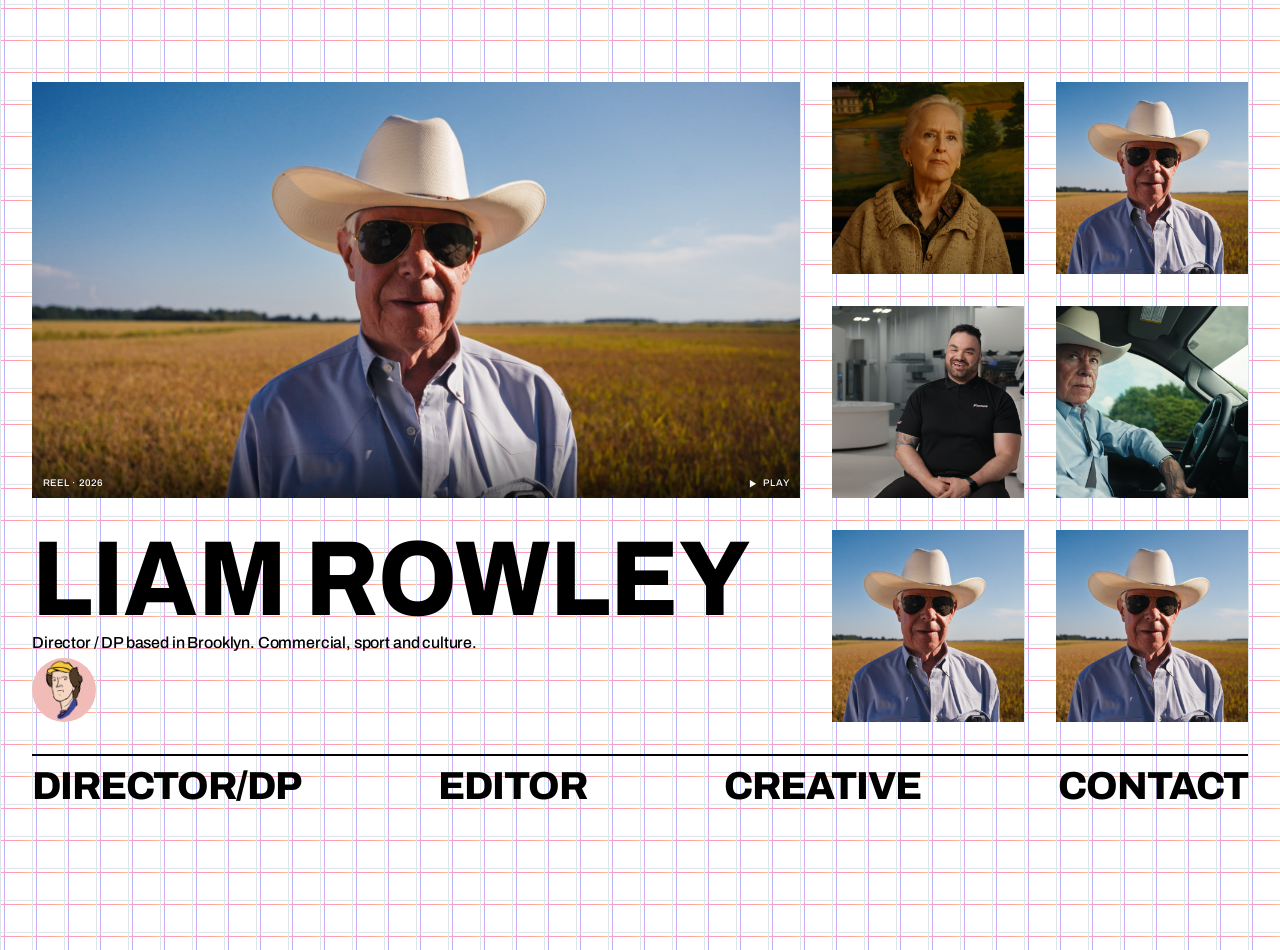
<file: index.html>
<!doctype html>
<html lang="en" class="fit-home">
<head>
  <meta charset="utf-8">
  <meta name="viewport" content="width=device-width, initial-scale=1">
  <title>Liam Rowley — Director / DP</title>
  <meta name="description" content="Liam Rowley is a Brooklyn-based Director / DP. Commercial, sport and culture.">
  <meta name="theme-color" content="#ffffff">
  <meta property="og:type" content="website">
  <meta property="og:title" content="Liam Rowley — Director / DP">
  <meta property="og:description" content="Liam Rowley is a Brooklyn-based Director / DP. Commercial, sport and culture.">
  <meta property="og:image" content="https://www.liamrowley.net/share.jpg">
  <meta name="twitter:card" content="summary_large_image">
  <link rel="icon" href="favicon.svg" type="image/svg+xml">
  <link rel="apple-touch-icon" href="apple-touch-icon.png">
  <link rel="preconnect" href="https://fonts.googleapis.com">
  <link rel="stylesheet" href="https://fonts.googleapis.com/css2?family=Archivo:wght@500;700;800&display=swap">
  <link rel="stylesheet" href="site.css?v=202610271812">
  <link rel="canonical" href="https://www.liamrowley.net/">
  <style>
    body { overflow: hidden; height: 100vh; }
    .stage { grid-template-rows: repeat(25, var(--cell)); height: calc(var(--cell) * 25); }
    .reel  { grid-column: 2 / 26; grid-row: 2 / 15; }
    .name  { grid-column: 2 / 26; grid-row: 16 / 19; align-self: start; margin: 0; padding-top: calc(var(--cell) * .17); }
    .name svg { display: block; width: 100%; height: auto; }
    .tag   { grid-column: 2 / 26; grid-row: 19 / 20; align-self: center; margin: 0; font-size: calc(var(--cell) * .5); font-weight: 500; letter-spacing: -.01em; }
    .me    { grid-column: 2 / 4; grid-row: 20 / 22; width: calc(var(--cell) * 2); height: calc(var(--cell) * 2); border-radius: 50%; object-fit: cover; display: block; }
    .t1 { grid-column: 27 / 33; grid-row: 2 / 8; }   .t2 { grid-column: 34 / 40; grid-row: 2 / 8; }
    .t3 { grid-column: 27 / 33; grid-row: 9 / 15; }  .t4 { grid-column: 34 / 40; grid-row: 9 / 15; }
    .t5 { grid-column: 27 / 33; grid-row: 16 / 22; } .t6 { grid-column: 34 / 40; grid-row: 16 / 22; }
    nav.menu { grid-row: 23 / 25; }
    @media (max-width: 767px) {
      body { overflow: auto; height: auto; }
      .stage { grid-template-rows: repeat(38, var(--cell)); height: auto; }
      .reel { grid-column: 2 / 13; grid-row: 2 / 8; }
      .name { grid-column: 2 / 13; grid-row: 9 / 11; padding-top: 0; }
      .tag  { grid-column: 2 / 13; grid-row: 11 / 13; align-self: start; font-size: calc(var(--cell) * .48); line-height: 1.25; }
      .me   { grid-column: 2 / 4; grid-row: 13 / 15; }
      .t1 { grid-column: 2 / 7; grid-row: 16 / 21; }  .t2 { grid-column: 8 / 13; grid-row: 16 / 21; }
      .t3 { grid-column: 2 / 7; grid-row: 22 / 27; }  .t4 { grid-column: 8 / 13; grid-row: 22 / 27; }
      .t5 { grid-column: 2 / 7; grid-row: 28 / 33; }  .t6 { grid-column: 8 / 13; grid-row: 28 / 33; }
      nav.menu { grid-row: 34 / 38; }
    }
  </style>
</head>
<body>
<a class="skip" href="#work">Skip to work</a>
<div class="paper" aria-hidden="true"></div>
<main>
  <div class="stage">
    <a class="blk reel in d1" href="#" id="reel" data-vimeo="" aria-label="Play the cinematography reel">
      <span id="reelPoster"></span>
      <span class="lbl">Reel · 2026</span>
      <span class="play"><svg viewBox="0 0 24 24" fill="currentColor" aria-hidden="true"><path d="M6 4v16l13-8z"/></svg>Play</span>
    </a>
    <h1 class="name in d2" aria-label="Liam Rowley">
      <svg viewBox="0 0 864 96" aria-hidden="true"><text x="0" y="90" textLength="808" lengthAdjust="spacingAndGlyphs" style="font-family: 'Archivo', 'Helvetica Neue', Helvetica, Arial, sans-serif; font-size: 120px; font-weight: 800; fill: #000;">LIAM ROWLEY</text></svg>
    </h1>
    <p class="tag in d3">Director / DP based in Brooklyn. Commercial, sport and culture.</p>
    <img class="me in d4" src="[data-uri]" alt="Illustrated portrait of Liam Rowley">
    <span id="homeTiles" hidden></span>
    <nav class="menu in d8" aria-label="Main" id="work">
      <a href="director.html">Director/DP</a>
      <a href="editor.html">Editor</a>
      <a href="creative.html">Creative</a>
      <a href="#" data-email="lyrowley@gmail.com">Contact</a>
    </nav>
  </div>
</main>
<div class="lb" id="lb" role="dialog" aria-modal="true" aria-label="Video">
  <button class="close" id="lbClose" type="button">Close ✕</button>
  <div class="frame" id="lbFrame"></div>
</div>
<div class="toast" id="toast" role="status" aria-live="polite"></div>
<script src="projects.js?v=202610271812"></script>
<script src="site.js?v=202610271812"></script>
</body>
</html>
</file>
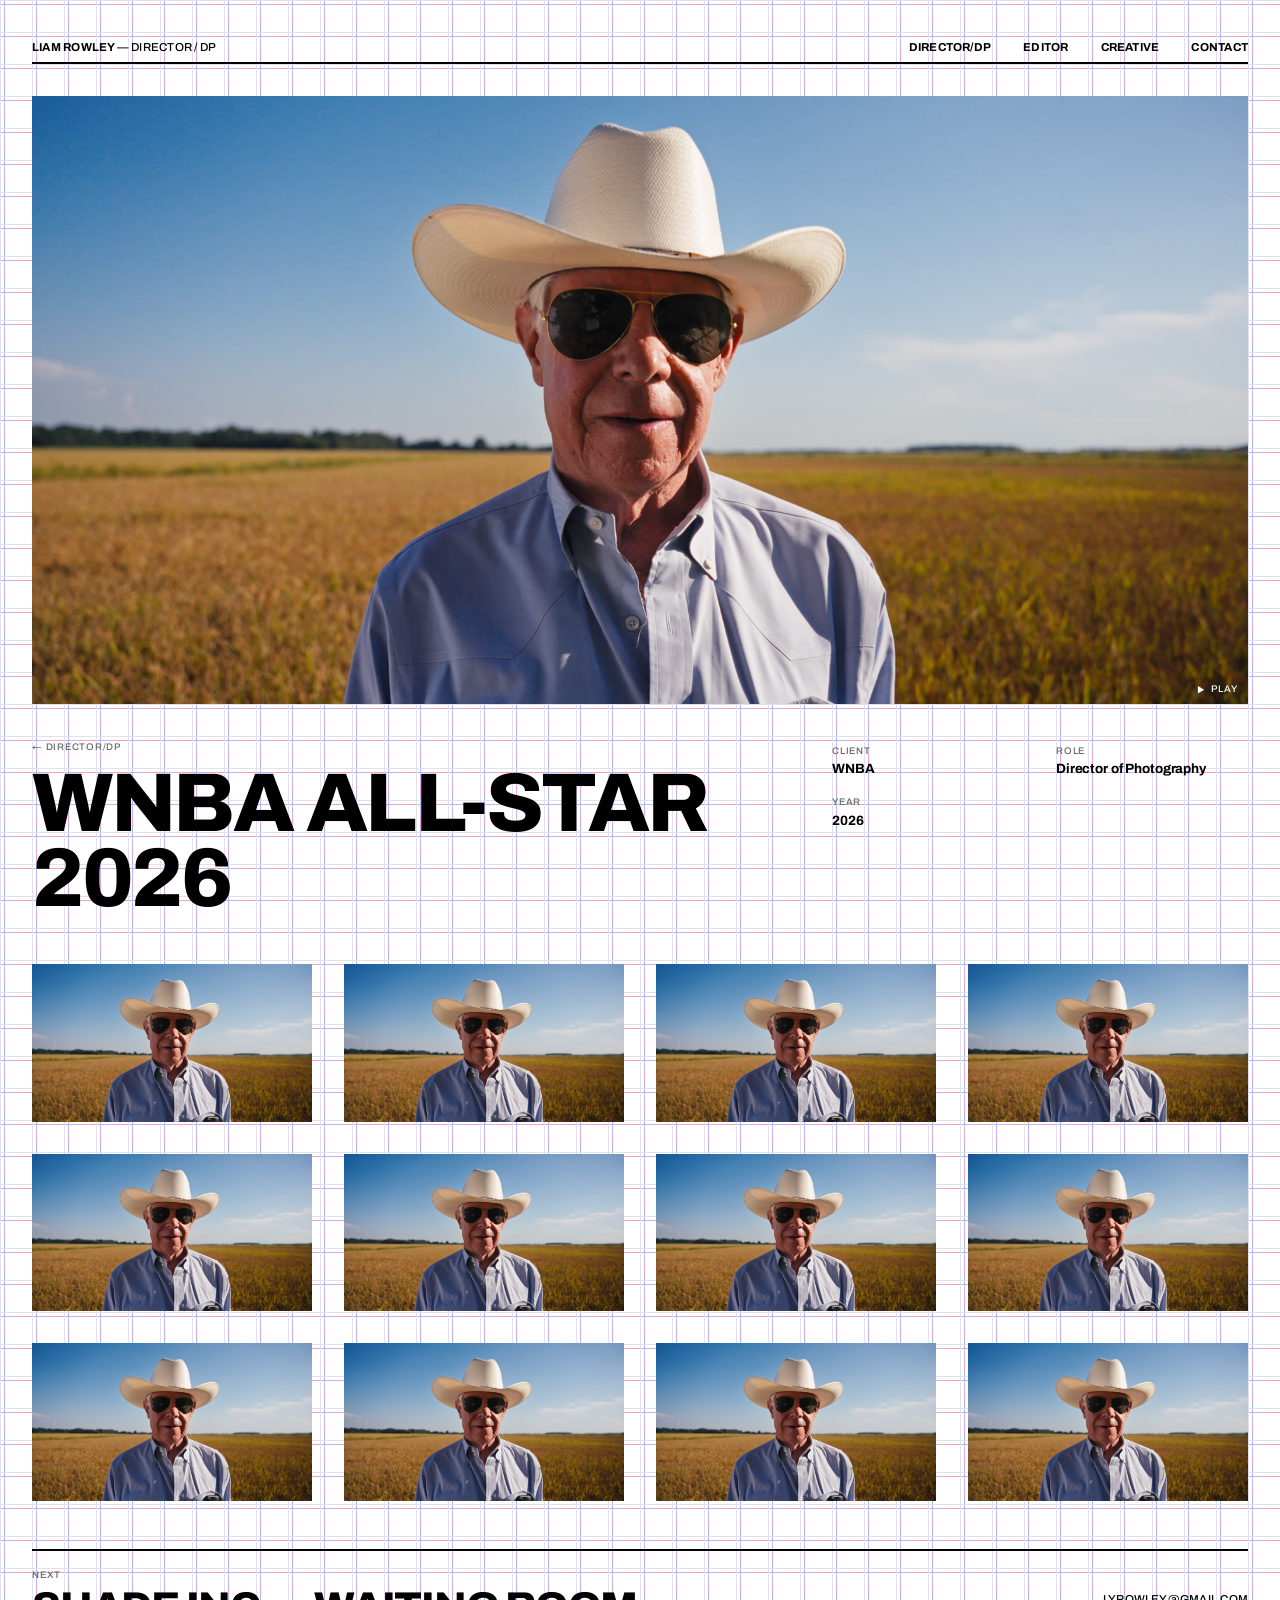
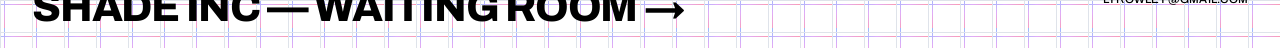
<file: project.html>
<!doctype html>
<html lang="en">
<head>
  <meta charset="utf-8">
  <meta name="viewport" content="width=device-width, initial-scale=1">
  <title>Project — Liam Rowley</title>
  <meta name="description" content="Work by Liam Rowley, Brooklyn-based Director / DP.">
  <meta name="theme-color" content="#ffffff">
  <meta property="og:type" content="website">
  <meta property="og:title" content="Project — Liam Rowley">
  <meta property="og:description" content="Work by Liam Rowley, Brooklyn-based Director / DP.">
  <meta property="og:image" content="https://www.liamrowley.net/share.jpg">
  <meta name="twitter:card" content="summary_large_image">
  <link rel="icon" href="favicon.svg" type="image/svg+xml">
  <link rel="apple-touch-icon" href="apple-touch-icon.png">
  <link rel="preconnect" href="https://fonts.googleapis.com">
  <link rel="stylesheet" href="https://fonts.googleapis.com/css2?family=Archivo:wght@500;700;800&display=swap">
  <link rel="stylesheet" href="site.css?v=202610271812">
  <style>
    .stage { grid-auto-rows: auto; }
    nav.top { height: var(--cell); grid-row: 1; margin-top: var(--cell); }
    .film { grid-column: 2 / 40; height: calc(var(--cell) * 19); margin-top: var(--cell); cursor: pointer; }
    .info { grid-column: 2 / 40; display: grid; grid-template-columns: calc(var(--cell) * 24) calc(var(--cell) * 13); gap: var(--cell); margin-top: var(--cell); min-height: calc(var(--cell) * 5); }
    .info h1 { font-size: calc(var(--cell) * 2.6); }
    .info .blurb { margin: calc(var(--cell) * .5) 0 0 0; max-width: calc(var(--cell) * 18); font-size: calc(var(--cell) * .5); font-weight: 500; line-height: 1.3; letter-spacing: -.01em; }
    .credits { display: grid; grid-template-columns: repeat(2, minmax(0, 1fr)); gap: calc(var(--cell) * .6) var(--cell); align-content: start; padding-top: calc(var(--cell) * .3); }
    .credits div { display: flex; flex-direction: column; gap: 4px; }
    .stills { grid-column: 2 / 40; display: grid; grid-template-columns: repeat(4, minmax(0, 1fr)); gap: var(--cell); margin-top: var(--cell); }
    .still { aspect-ratio: 16 / 9; }
    footer { grid-column: 2 / 40; margin-top: calc(var(--cell) * 1.5); padding: calc(var(--cell) * .6) 0; border-top: 2px solid var(--ink); display: flex; justify-content: space-between; align-items: center; }
    footer .next { display: flex; flex-direction: column; gap: 6px; }
    footer .next a { font-size: calc(var(--cell) * 1.3); font-weight: 800; letter-spacing: -.03em; text-transform: uppercase; line-height: 1; }
    @media (max-width: 767px) {
      .film { grid-column: 2 / 13; height: calc(var(--cell) * 6); }
      .info { grid-column: 2 / 13; grid-template-columns: 1fr; min-height: 0; }
      .info h1 { font-size: calc(var(--cell) * 1.6); }
      .info .blurb { max-width: none; }
      .stills { grid-column: 2 / 13; grid-template-columns: repeat(2, calc(var(--cell) * 5)); gap: var(--cell); }
      footer { grid-column: 2 / 13; flex-direction: column; align-items: flex-start; gap: var(--cell); }
      footer .next a { font-size: calc(var(--cell) * .95); }
    }
  </style>
</head>
<body>
<div class="paper" aria-hidden="true"></div>
<main>
  <div class="stage" id="project">
    <nav class="top" aria-label="Main">
      <a class="brand" href="index.html">Liam Rowley <span>— Director / DP</span></a>
      <div class="links">
        <a href="director.html">Director/DP</a>
        <a href="editor.html">Editor</a>
        <a href="creative.html">Creative</a>
        <a href="#" data-email="lyrowley@gmail.com">Contact</a>
      </div>
    </nav>
    <a class="blk film in d1" href="#" id="pFilm" data-vimeo="" aria-label="Play the film">
      <span class="play"><svg viewBox="0 0 24 24" fill="currentColor" aria-hidden="true"><path d="M6 4v16l13-8z"/></svg>Play</span>
    </a>
    <div class="info">
      <div>
        <a class="k in d2" id="pBack" href="director.html">← Director/DP</a>
        <h1 class="display in d2" id="pTitle" style="margin-top: calc(var(--cell) * .4)">Project</h1>
        <p class="blurb in d3" id="pBlurb"></p>
      </div>
      <div class="credits in d3" id="pCredits"></div>
    </div>
    <div class="stills in d4" id="pStills"></div>
    <footer>
      <div class="next"><span class="k">Next</span><a id="pNext" href="#">→</a></div>
      <a class="cap" href="#" data-email="lyrowley@gmail.com">lyrowley@gmail.com</a>
    </footer>
  </div>
</main>
<div class="lb" id="lb" role="dialog" aria-modal="true" aria-label="Video">
  <button class="close" id="lbClose" type="button">Close ✕</button>
  <div class="frame" id="lbFrame"></div>
</div>
<div class="toast" id="toast" role="status" aria-live="polite"></div>
<script src="projects.js?v=202610271812"></script>
<script src="site.js?v=202610271812"></script>
</body>
</html>
</file>
<file: site.css>
/* liamrowley.net — shared styles. The whole site sits on one square grid; --cell is the size of one square. */

:root {
  --bg: #ffffff; --ink: #000000; --muted: #666666;
  --grid: #dfe3ea; --shadow-op: 0.5; --shadow-off: 4px;
  --g1: #0a84ff; --g2: #bf5af2; --g3: #ff375f; --g4: #ff9f0a;
  /* scrolling pages: 40 columns across the window */
  --cols: 40;
  --cell: calc(100vw / var(--cols));
  --ox: 0px; --oy: 0px;
}
/* the homepage fits 40 x 25 cells inside the window and centers them */
.fit-home { --cell: min(calc(100vw / 40), calc(100vh / 25)); --ox: calc((100vw - var(--cell) * 40) / 2); --oy: calc((100vh - var(--cell) * 25) / 2); }

* { box-sizing: border-box; }
html { background: var(--bg); }
html, body { margin: 0; color: var(--ink); }
body { position: relative; min-height: 100vh; font-family: 'Archivo', 'Helvetica Neue', Helvetica, Arial, sans-serif; -webkit-font-smoothing: antialiased; overflow-x: hidden; }
a { color: inherit; text-decoration: none; }
a:hover { color: #444444; }
:focus-visible { outline: 3px solid var(--ink); outline-offset: 3px; }
.skip { position: absolute; left: -999px; top: 8px; background: #000; color: #fff; padding: 8px 12px; z-index: 50; }
.skip:focus { left: 8px; }

/* ---- paper: the two grids, extended a full screen above the page so overscroll shows paper, not white ---- */
.paper { position: absolute; left: 0; right: 0; top: -100vh; bottom: 0; z-index: 0; pointer-events: none; background: var(--bg); }
.paper::before, .paper::after { content: ""; position: absolute; inset: 0; background-size: var(--cell) var(--cell); }
.paper::before {
  opacity: var(--shadow-op);
  background-image: linear-gradient(135deg, var(--g1) 0%, var(--g2) 33%, var(--g3) 66%, var(--g4) 100%);
  -webkit-mask-image: linear-gradient(to right, #000 1px, transparent 1px), linear-gradient(to bottom, #000 1px, transparent 1px);
  mask-image: linear-gradient(to right, #000 1px, transparent 1px), linear-gradient(to bottom, #000 1px, transparent 1px);
  -webkit-mask-size: var(--cell) var(--cell); mask-size: var(--cell) var(--cell);
  -webkit-mask-position: calc(var(--ox) + var(--shadow-off)) calc(var(--oy) + var(--shadow-off) + 100vh);
  mask-position: calc(var(--ox) + var(--shadow-off)) calc(var(--oy) + var(--shadow-off) + 100vh);
}
.paper::after {
  background-image: linear-gradient(to right, var(--grid) 1px, transparent 1px), linear-gradient(to bottom, var(--grid) 1px, transparent 1px);
  background-position: var(--ox) calc(var(--oy) + 100vh);
}

/* ---- layout ---- */
main { position: relative; z-index: 1; }
.stage { display: grid; grid-template-columns: repeat(var(--cols), var(--cell)); grid-auto-rows: var(--cell); width: calc(var(--cell) * var(--cols)); margin: var(--oy) 0 0 var(--ox); }

.blk { position: relative; overflow: hidden; background: #000; display: block; color: #fff; }
.blk img, .blk video { position: absolute; inset: 0; width: 100%; height: 100%; object-fit: cover; display: block; transition: transform .6s cubic-bezier(.2,.7,.2,1); }
.blk .lbl { position: absolute; left: calc(var(--cell) * .33); bottom: calc(var(--cell) * .28); right: calc(var(--cell) * .33); font-size: calc(var(--cell) * .3); font-weight: 500; letter-spacing: .08em; text-transform: uppercase; line-height: 1.2; }
.tile .lbl { opacity: 0; transform: translateY(6px); transition: opacity .25s ease, transform .25s ease; }
.tile:hover .lbl, .tile:focus-visible .lbl { opacity: 1; transform: none; }
.tile:hover img { transform: scale(1.03); }
.tile video.loop { opacity: 0; transition: opacity .35s ease; }
.tile video.loop[autoplay], .tile:hover video.loop, .tile:focus-visible video.loop { opacity: 1; }
.reel { cursor: pointer; }
.reel video.loop { transition: none; }
.reel::after { content: ""; position: absolute; left: 0; right: 0; bottom: 0; height: calc(var(--cell) * 2); background: linear-gradient(to top, rgba(0,0,0,.55), rgba(0,0,0,0)); pointer-events: none; }
.reel .lbl, .reel .play { z-index: 1; }
.play { position: absolute; right: calc(var(--cell) * .33); bottom: calc(var(--cell) * .28); display: flex; align-items: center; gap: .5em; font-size: calc(var(--cell) * .3); font-weight: 500; letter-spacing: .08em; text-transform: uppercase; }
.play svg { width: 1.2em; height: 1.2em; }

/* small caps labels and the big display type */
.cap { font-size: calc(var(--cell) * .36); font-weight: 500; letter-spacing: .02em; text-transform: uppercase; line-height: 1; }
.k { font-size: calc(var(--cell) * .3); font-weight: 500; letter-spacing: .08em; text-transform: uppercase; color: var(--muted); line-height: 1.2; }
.v { font-size: calc(var(--cell) * .42); font-weight: 700; letter-spacing: -.01em; line-height: 1.25; }
.display { margin: 0; font-weight: 800; letter-spacing: -.03em; text-transform: uppercase; line-height: .9; }

/* top menu on inner pages: row 2, ruled underneath */
nav.top { grid-column: 2 / 40; grid-row: 2 / 3; display: flex; justify-content: space-between; align-items: center; border-bottom: 2px solid var(--ink); }
nav.top .links { display: flex; gap: var(--cell); }
nav.top a { font-size: calc(var(--cell) * .36); font-weight: 700; letter-spacing: .02em; text-transform: uppercase; }
nav.top a.here { border-bottom: 2px solid var(--ink); padding-bottom: 2px; }
nav.top .brand { font-weight: 700; }
nav.top .brand span { font-weight: 500; }

/* big bottom menu (homepage) */
nav.menu { grid-column: 2 / 40; display: flex; justify-content: space-between; align-items: center; border-top: 2px solid var(--ink); font-size: calc(var(--cell) * 1.22); font-weight: 800; letter-spacing: -.025em; text-transform: uppercase; line-height: 1; }
nav.menu a { position: relative; }
nav.menu a::after { content: ""; position: absolute; left: 0; right: 100%; bottom: -.08em; height: .08em; background: var(--ink); transition: right .3s cubic-bezier(.2,.7,.2,1); }
nav.menu a:hover::after, nav.menu a:focus-visible::after { right: 0; }

/* ---- entrance ---- */
.in { opacity: 0; transform: translateY(10px); animation: in .7s cubic-bezier(.2,.7,.2,1) forwards; }
.d1 { animation-delay: .05s } .d2 { animation-delay: .12s } .d3 { animation-delay: .19s } .d4 { animation-delay: .26s } .d5 { animation-delay: .33s } .d6 { animation-delay: .40s } .d7 { animation-delay: .47s } .d8 { animation-delay: .54s }
@keyframes in { to { opacity: 1; transform: none; } }

/* ---- lightbox ---- */
.lb { position: fixed; inset: 0; z-index: 40; background: rgba(0,0,0,.92); display: none; align-items: center; justify-content: center; padding: 24px; }
.lb.open { display: flex; }
.lb .frame { width: min(100%, 177.78vh); aspect-ratio: 16 / 9; background: #111; color: #fff; display: flex; align-items: center; justify-content: center; font-size: 13px; letter-spacing: .08em; text-transform: uppercase; text-align: center; padding: 16px; }
.lb .frame iframe { width: 100%; height: 100%; border: 0; display: block; }
.lb .close { position: absolute; top: 20px; right: 24px; color: #fff; background: none; border: 0; font: inherit; font-size: 13px; letter-spacing: .08em; text-transform: uppercase; cursor: pointer; padding: 8px; }

/* ---- toast ---- */
.toast { position: fixed; left: 50%; bottom: 24px; transform: translate(-50%, 20px); background: #000; color: #fff; padding: 12px 18px; font-size: 13px; letter-spacing: .06em; text-transform: uppercase; opacity: 0; transition: opacity .25s, transform .25s; z-index: 45; pointer-events: none; }
.toast.show { opacity: 1; transform: translate(-50%, 0); }

/* ---- phones: 13 columns ---- */
@media (max-width: 767px) {
  :root, .fit-home { --cols: 13; --cell: calc(100vw / 13); --ox: 0px; --oy: 0px; }
  .tile .lbl { opacity: 1; transform: none; }
  nav.top { grid-column: 2 / 13; }
  nav.top { flex-direction: column; align-items: flex-start; justify-content: center; gap: calc(var(--cell) * .35); height: calc(var(--cell) * 2) !important; }
  nav.top .links { gap: calc(var(--cell) * .7); }
  nav.top a { white-space: nowrap; font-size: calc(var(--cell) * .34); }
  nav.menu { grid-column: 2 / 13; display: grid; grid-template-columns: repeat(2, minmax(0, 1fr)); align-content: center; row-gap: calc(var(--cell) * .4); font-size: calc(var(--cell) * .78); }
  nav.menu a:nth-child(2n) { text-align: right; }
  nav.menu a::after { display: none; }
}

@media (prefers-reduced-motion: reduce) {
  .in { animation: none; opacity: 1; transform: none; }
  .blk img, .blk video, .tile .lbl, nav.menu a::after { transition: none; }
}
@media print { .paper { display: none; } }
</file>
